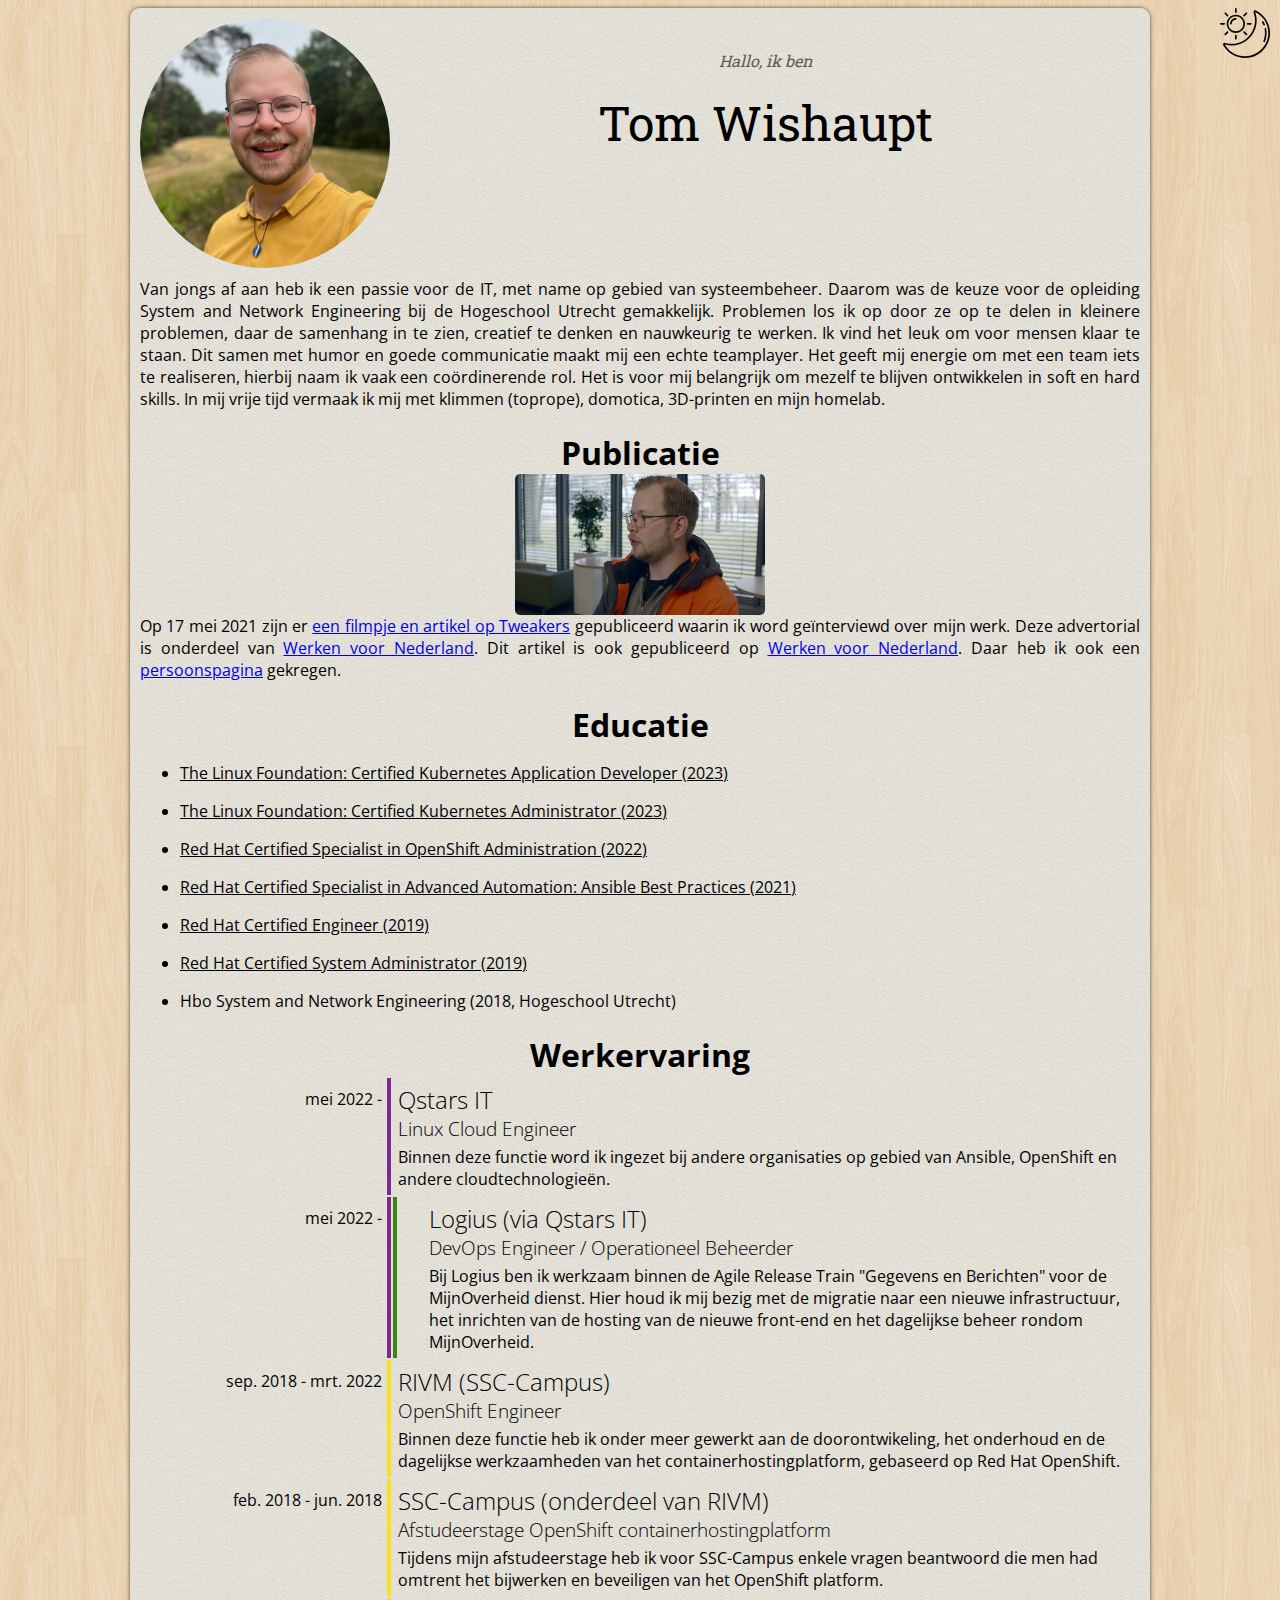
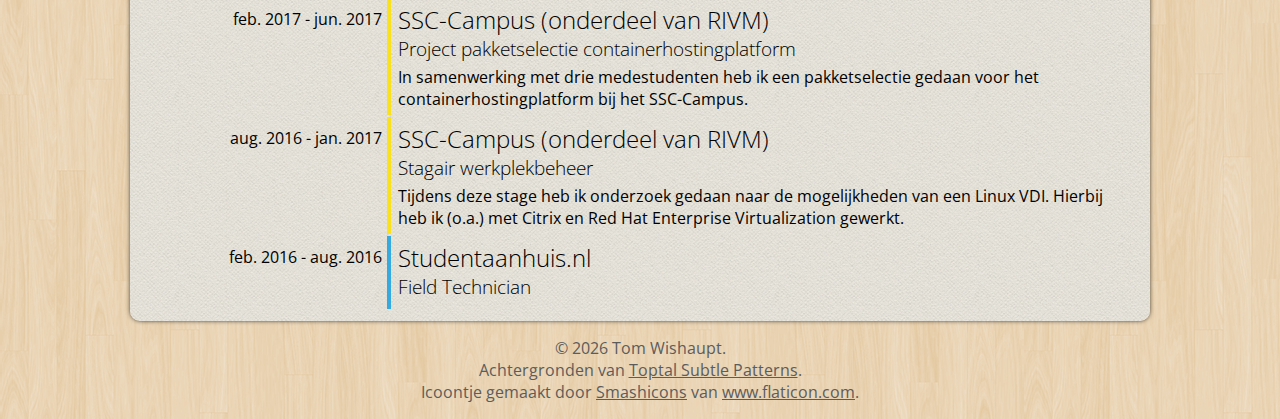
<file: index.html>
<!DOCTYPE html>
<html lang="nl">
    <head>
        <!--

            H H EEE Y Y !
            HHH E    Y  !
            H H EEE  Y  .

            If you're reading this, please keep in mind that I'm a sysadmin. Not a webdeveloper. :)

        -->
        <title>Tom Wishaupt</title>
        <link rel="stylesheet" href="style.css">
        <link rel="stylesheet" type="text/css" href="src/clippy.css" media="all">
        <meta name="viewport" content="width=device-width, initial-scale=1">
        <meta name="theme-color" content="#006aff"/>
        <meta charset="UTF-8">
        <!-- Global site tag (gtag.js) - Google Analytics -->
        <script async src="https://www.googletagmanager.com/gtag/js?id=G-2R6GH9DN90"></script>
        <script>
          window.dataLayer = window.dataLayer || [];
          function gtag(){dataLayer.push(arguments);}
          gtag('js', new Date());

          gtag('config', 'G-2R6GH9DN90');
        </script>
        <script>
            console.log("Hi there! Nothing to see here, aside from my probably ugly code.");
            var darkMode = false;
            function toggleDarkMode() {
                if ( darkMode == false ) {
                    document.documentElement.style.setProperty("--main-text-color", "#FFFFFF");
                    document.documentElement.style.setProperty("background-image", "url('background-dark-wood.png')");
                    document.getElementById('container').style.setProperty("background-image", "url('background-dark-denim.png')");
                    document.getElementById('darktoggle').style.setProperty("filter", "invert(100%)");
                    darkMode = true;
                }
                else {
                    document.documentElement.style.setProperty("--main-text-color", "#000000");
                    document.documentElement.style.setProperty("background-image", "url('background-wood.png')");
                    document.getElementById('container').style.setProperty("background-image", "url('background-paper.png')");
                    document.getElementById('darktoggle').style.setProperty("filter", "invert(0%)");
                    darkMode = false;
                }
            }
        </script>
        <!-- Matomo -->
        <script>
          var _paq = window._paq = window._paq || [];
          /* tracker methods like "setCustomDimension" should be called before "trackPageView" */
          _paq.push(['trackPageView']);
          _paq.push(['enableLinkTracking']);
          (function() {
            var u="//matomo.tomwishaupt.nl/";
            _paq.push(['setTrackerUrl', u+'matomo.php']);
            _paq.push(['setSiteId', '1']);
            var d=document, g=d.createElement('script'), s=d.getElementsByTagName('script')[0];
            g.async=true; g.src=u+'matomo.js'; s.parentNode.insertBefore(g,s);
          })();
        </script>
        <!-- End Matomo Code -->
    </head>
    <body>
        <img class="button" src="day-and-night.svg" id="darktoggle" alt="Toggle dark mode" onclick="toggleDarkMode()">
        <div id="container">
            <header>
                <img src="profile.jpg" alt="Foto van mij.">
                <div class="name">
                    <p>Hallo, ik ben</p>
                    <h1>Tom Wishaupt</h1>
                </div>
            </header>
            <main>
                <section>
                    Van jongs af aan heb ik een passie voor de IT, met name op gebied van systeembeheer. Daarom was de keuze voor de opleiding System and Network Engineering bij de Hogeschool Utrecht gemakkelijk. Problemen los ik op door ze op te delen in kleinere problemen, daar de samenhang in te zien, creatief te denken en nauwkeurig te werken. Ik vind het leuk om voor mensen klaar te staan. Dit samen met humor en goede communicatie maakt mij een echte teamplayer. Het geeft mij energie om met een team iets te realiseren, hierbij naam ik vaak een coördinerende rol. Het is voor mij belangrijk om mezelf te blijven ontwikkelen in soft en hard skills. In mij vrije tijd vermaak ik mij met klimmen (toprope), domotica, 3D-printen en mijn homelab.
                </section>
                <h1>Publicatie</h1>
                <a href="https://www.youtube.com/watch?v=I8Ht_0zJtnY"><img style="width: 25%; border-radius: 5px; margin: auto; display: block;" src="tweakers-video.png" alt="Een beeld uit de video waar ik op sta."></a>
                <section>
                    Op 17 mei 2021 zijn er <a href="https://tweakers.net/plan/3104/werken-bij-het-rivm-coronacrisis-zorgt-voor-technologische-vernieuwing.html">een filmpje en artikel op Tweakers</a> gepubliceerd waarin ik word geïnterviewd over mijn werk. Deze advertorial is onderdeel van <a href="https://www.werkenvoornederland.nl">Werken voor Nederland</a>. Dit artikel is ook gepubliceerd op <a href="https://www.werkenvoornederland.nl/organisaties/ministerie-van-volksgezondheid-welzijn-en-sport/rijksinstituut-voor-volksgezondheid-en-milieu/coronacrisis-zorgt-voor-technologische-vernieuwing">Werken voor Nederland</a>. Daar heb ik ook een <a href="https://www.werkenvoornederland.nl/over-de-rijksoverheid/ik-werk-voor-nederland/tom-rivm">persoonspagina</a> gekregen.
                </section>
                <h1>Educatie</h1>
                <ul>
                    <li><a href="https://www.credly.com/badges/ad3a87cb-2129-408b-a668-006cf92a14ff/public_url">The Linux Foundation: Certified Kubernetes Application Developer (2023)</a></li>
                    <li><a href="https://www.credly.com/badges/c415ab57-c042-4f30-8243-8e1e62cdb865/public_url">The Linux Foundation: Certified Kubernetes Administrator (2023)</a></li>
                    <li><a href="https://www.credly.com/badges/da8191db-34bf-47b2-afb8-2538bc344276/public_url">Red Hat Certified Specialist in OpenShift Administration (2022)</a></li>
                    <li><a href="https://www.credly.com/badges/d1e2462f-79c5-41ad-b051-df23eddf24c7/public_url">Red Hat Certified Specialist in Advanced Automation: Ansible Best Practices (2021)</a></li>
                    <li><a href="https://www.credly.com/badges/779767de-0329-4a32-82d3-312c1dbb51e2/public_url">Red Hat Certified Engineer (2019)</a></li>
                    <li><a href="https://www.credly.com/badges/eaf1dbab-dafb-4d3d-84d3-a6e65929f16e/public_url">Red Hat Certified System Administrator (2019)</a></li>
                    <li>Hbo System and Network Engineering (2018, Hogeschool Utrecht)</li>
                </ul>
                <h1>Werkervaring</h1>
                <table>
                    <tr>
                        <td class="date-column" style="border-right-color: #7c2a8f;">mei 2022 - </td>
                        <td>
                            <h2>Qstars IT</h2>
                            <h3>Linux Cloud Engineer</h3>
                            Binnen deze functie word ik ingezet bij andere organisaties op gebied van Ansible, OpenShift en andere cloudtechnologieën.
                        </td>
                    </tr>
                    <tr>
                        <td class="date-column" style="border-right-color: #7c2a8f;">mei 2022 - </td>
                        <td class="sub-item" style="border-left: 4px solid #39870c;">
                            <h2>Logius (via Qstars IT)</h2>
                            <h3>DevOps Engineer / Operationeel Beheerder</h3>
                            Bij Logius ben ik werkzaam binnen de Agile Release Train "Gegevens en Berichten" voor de MijnOverheid dienst. Hier houd ik mij bezig met de migratie naar een nieuwe infrastructuur, het inrichten van de hosting van de nieuwe front-end en het dagelijkse beheer rondom MijnOverheid.
                        </td>
                    </tr>
                    <tr>
                        <td class="date-column" style="border-right-color: #f9e11e;">sep. 2018 - mrt. 2022</td>
                        <td>
                            <h2>RIVM (SSC-Campus)</h2>
                            <h3>OpenShift Engineer</h3>
                            Binnen deze functie heb ik onder meer gewerkt aan de doorontwikeling, het onderhoud en de dagelijkse werkzaamheden van het containerhostingplatform, gebaseerd op Red Hat OpenShift.
                        </td>
                    </tr>
                    <tr>
                        <td class="date-column" style="border-right-color: #f9e11e;">feb. 2018 - jun. 2018</td>
                        <td>
                            <h2>SSC-Campus (onderdeel van RIVM)</h2>
                            <h3>Afstudeerstage OpenShift containerhostingplatform</h3>
                            Tijdens mijn afstudeerstage heb ik voor SSC-Campus enkele vragen beantwoord die men had omtrent het bijwerken en beveiligen van het OpenShift platform.
                        </td>
                    </tr>
                    <tr>
                        <td class="date-column" style="border-right-color: #f9e11e;">feb. 2017 - jun. 2017</td>
                        <td>
                            <h2>SSC-Campus (onderdeel van RIVM)</h2>
                            <h3>Project pakketselectie containerhostingplatform</h3>
                            In samenwerking met drie medestudenten heb ik een pakketselectie gedaan voor het containerhostingplatform bij het SSC-Campus.
                        </td>
                    </tr>
                    <tr>
                        <td class="date-column" style="border-right-color: #f9e11e;">aug. 2016 - jan. 2017</td>
                        <td>
                            <h2>SSC-Campus (onderdeel van RIVM)</h2>
                            <h3>Stagair werkplekbeheer</h3>
                            Tijdens deze stage heb ik onderzoek gedaan naar de mogelijkheden van een Linux VDI. Hierbij heb ik (o.a.) met Citrix en Red Hat Enterprise Virtualization gewerkt.
                        </td>
                    </tr>
                    <tr>
                        <td class="date-column" style="border-right-color: #34AAE1">feb. 2016 - aug. 2016</td>
                        <td>
                            <h2>Studentaanhuis.nl</h2>
                            <h3>Field Technician</h3>
                        </td>
                    </tr>
                </table>
            </main>
        </div>
        <footer>
            <p>&#169;&nbsp;<span id="year"></span>&nbsp;Tom Wishaupt.<br>Achtergronden van <a href="https://www.toptal.com/designers/subtlepatterns">Toptal Subtle Patterns</a>.<br>Icoontje gemaakt door <a href="https://www.flaticon.com/authors/smashicons" title="Smashicons">Smashicons</a> van <a href="https://www.flaticon.com/" title="Flaticon">www.flaticon.com</a>.</p>
        </footer>
        <script>
            document.getElementById("year").innerHTML = new Date().getFullYear();
        </script>
        <!-- jQuery 1.7+ -->
        <script src="src/jquery-3.6.0.min.js"></script>

        <!-- Clippy.js -->
        <script src="build/clippy.min.js"></script>

        <!-- Init script -->
        <script type="text/javascript">
            clippy.load('Clippy', function(agent){
                // do anything with the loaded agent
                agent.show();
                agent.speak("Welkom! Tom is niet op zoek naar een andere baan, bedankt voor je interesse!");
            });
        </script>
        <script>
            if (window.matchMedia && window.matchMedia('(prefers-color-scheme: dark)').matches) {
                toggleDarkMode();
            }
        </script>
    </body>
</html>
</file>
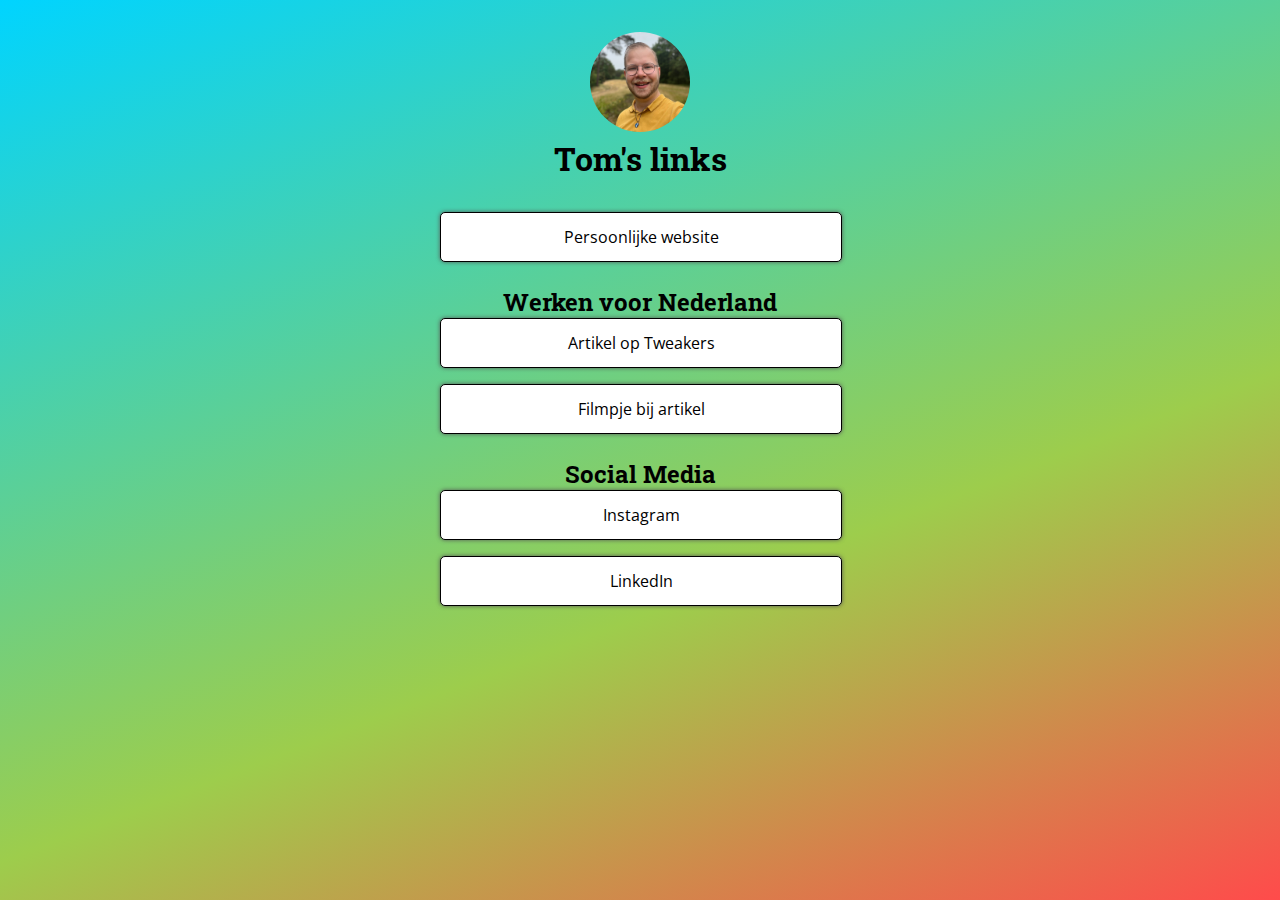
<file: l/index.html>
<!DOCTYPE html>
<html lang="nl">
    <head>
        <title>Tom Wishaupt's links!</title>
        <link rel="stylesheet" href="style.css">
        <meta name="viewport" content="width=device-width, initial-scale=1">
        <meta charset="UTF-8">
        <script async src="https://www.googletagmanager.com/gtag/js?id=G-2R6GH9DN90"></script>
        <script>
          window.dataLayer = window.dataLayer || [];
          function gtag(){dataLayer.push(arguments);}
          gtag('js', new Date());

          gtag('config', 'G-2R6GH9DN90');
        </script>
        <body>
            <header>
                <img src="../profile.jpg" alt="Foto van Tom.">
                <h1>Tom's links</h1>
            </header>
            <main>
                <a href="https://tomwishaupt.nl">Persoonlijke website</a>
                <h2>Werken voor Nederland</h2>
                <a href="https://tweakers.net/plan/3104/werken-bij-het-rivm-coronacrisis-zorgt-voor-technologische-vernieuwing.html">Artikel op Tweakers</a>
                <a href="https://www.youtube.com/watch?v=I8Ht_0zJtnY">Filmpje bij artikel</a>
                <h2>Social Media</h2>
                <a href="https://instagram.com/tomwis97">Instagram</a>
                <a href="https://www.linkedin.com/in/tom-wishaupt-52b554104/">LinkedIn</a>
            </main>
        </body>
</html>
</file>
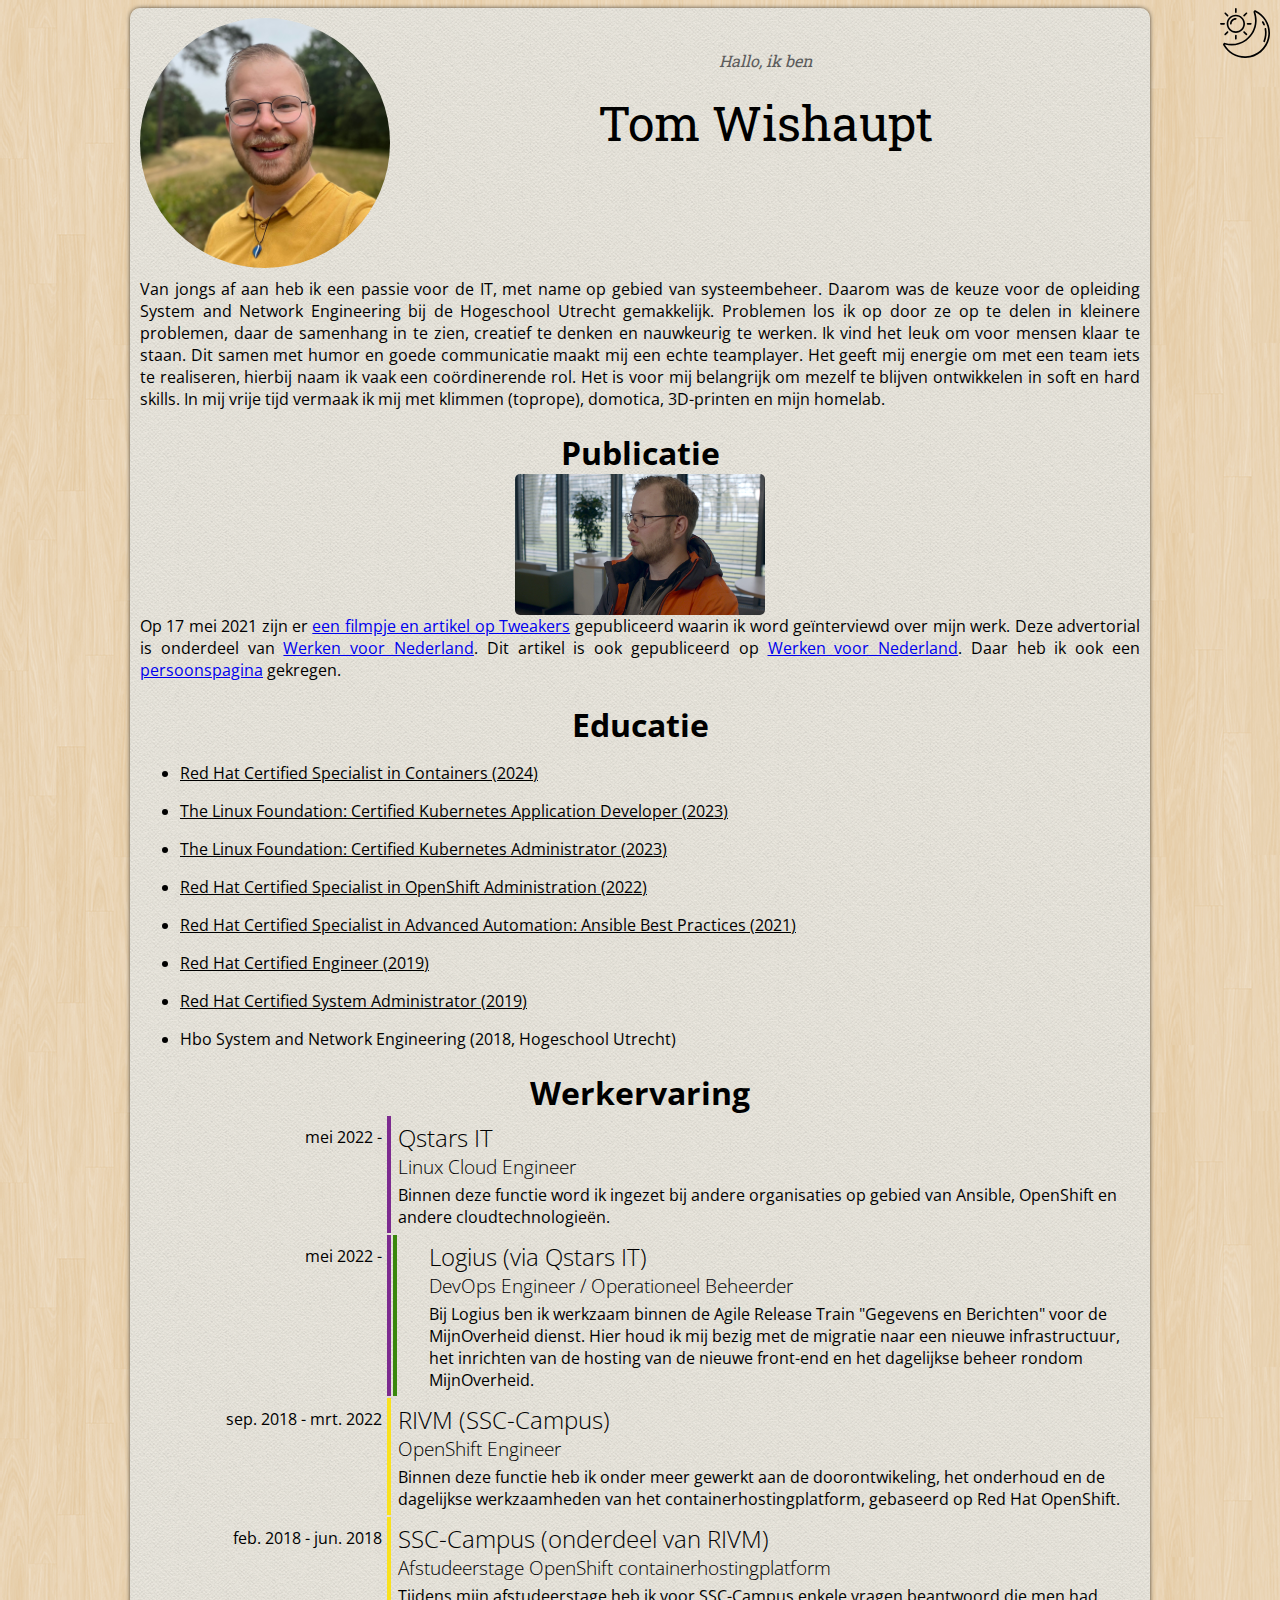
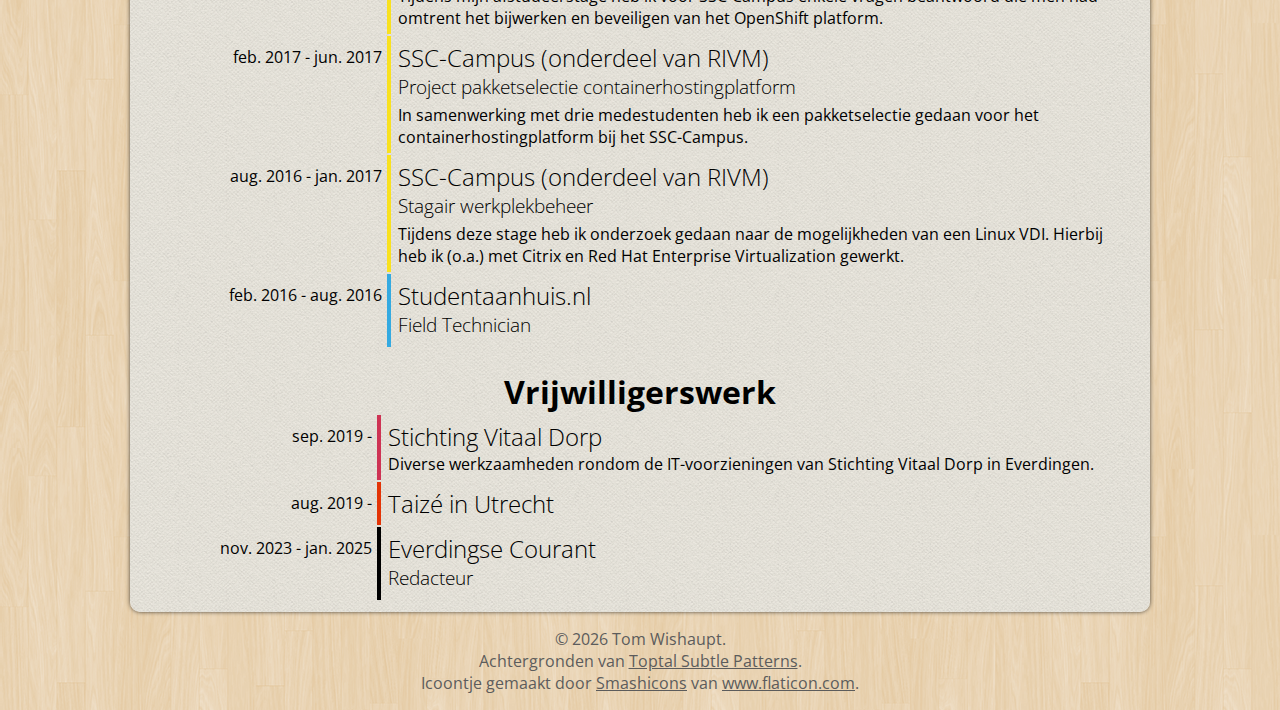
<file: web/index.html>
<!DOCTYPE html>
<html lang="nl">
    <head>
        <!--

            H H EEE Y Y !
            HHH E    Y  !
            H H EEE  Y  .

            If you're reading this, please keep in mind that I'm a sysadmin. Not a webdeveloper. :)

        -->
        <title>Tom Wishaupt</title>
        <link rel="stylesheet" href="style.css">
        <link rel="stylesheet" type="text/css" href="src/clippy.css" media="all">
        <meta name="viewport" content="width=device-width, initial-scale=1">
        <meta name="theme-color" content="#006aff"/>
        <meta charset="UTF-8">
        <!-- Global site tag (gtag.js) - Google Analytics -->
        <script async src="https://www.googletagmanager.com/gtag/js?id=G-2R6GH9DN90"></script>
        <script>
          window.dataLayer = window.dataLayer || [];
          function gtag(){dataLayer.push(arguments);}
          gtag('js', new Date());

          gtag('config', 'G-2R6GH9DN90');
        </script>
        <script>
            console.log("Hi there! Nothing to see here, aside from my probably ugly code.");
            var darkMode = false;
            function toggleDarkMode() {
                if ( darkMode == false ) {
                    document.documentElement.style.setProperty("--main-text-color", "#FFFFFF");
                    document.documentElement.style.setProperty("background-image", "url('background-dark-wood.png')");
                    document.getElementById('container').style.setProperty("background-image", "url('background-dark-denim.png')");
                    document.getElementById('darktoggle').style.setProperty("filter", "invert(100%)");
                    darkMode = true;
                }
                else {
                    document.documentElement.style.setProperty("--main-text-color", "#000000");
                    document.documentElement.style.setProperty("background-image", "url('background-wood.png')");
                    document.getElementById('container').style.setProperty("background-image", "url('background-paper.png')");
                    document.getElementById('darktoggle').style.setProperty("filter", "invert(0%)");
                    darkMode = false;
                }
            }
        </script>
        <!-- Matomo -->
        <script>
          var _paq = window._paq = window._paq || [];
          /* tracker methods like "setCustomDimension" should be called before "trackPageView" */
          _paq.push(['trackPageView']);
          _paq.push(['enableLinkTracking']);
          (function() {
            var u="//matomo.tomwishaupt.nl/";
            _paq.push(['setTrackerUrl', u+'matomo.php']);
            _paq.push(['setSiteId', '1']);
            var d=document, g=d.createElement('script'), s=d.getElementsByTagName('script')[0];
            g.async=true; g.src=u+'matomo.js'; s.parentNode.insertBefore(g,s);
          })();
        </script>
        <!-- End Matomo Code -->
    </head>
    <body>
        <img class="button" src="day-and-night.svg" id="darktoggle" alt="Toggle dark mode" onclick="toggleDarkMode()">
        <div id="container">
            <header>
                <img src="profile.jpg" alt="Foto van mij.">
                <div class="name">
                    <p>Hallo, ik ben</p>
                    <h1>Tom Wishaupt</h1>
                </div>
            </header>
            <main>
                <section>
                    Van jongs af aan heb ik een passie voor de IT, met name op gebied van systeembeheer. Daarom was de keuze voor de opleiding System and Network Engineering bij de Hogeschool Utrecht gemakkelijk. Problemen los ik op door ze op te delen in kleinere problemen, daar de samenhang in te zien, creatief te denken en nauwkeurig te werken. Ik vind het leuk om voor mensen klaar te staan. Dit samen met humor en goede communicatie maakt mij een echte teamplayer. Het geeft mij energie om met een team iets te realiseren, hierbij naam ik vaak een coördinerende rol. Het is voor mij belangrijk om mezelf te blijven ontwikkelen in soft en hard skills. In mij vrije tijd vermaak ik mij met klimmen (toprope), domotica, 3D-printen en mijn homelab.
                </section>
                <h1>Publicatie</h1>
                <a href="https://www.youtube.com/watch?v=I8Ht_0zJtnY"><img style="width: 25%; border-radius: 5px; margin: auto; display: block;" src="tweakers-video.png" alt="Een beeld uit de video waar ik op sta."></a>
                <section>
                    Op 17 mei 2021 zijn er <a href="https://tweakers.net/plan/3104/werken-bij-het-rivm-coronacrisis-zorgt-voor-technologische-vernieuwing.html">een filmpje en artikel op Tweakers</a> gepubliceerd waarin ik word geïnterviewd over mijn werk. Deze advertorial is onderdeel van <a href="https://www.werkenvoornederland.nl">Werken voor Nederland</a>. Dit artikel is ook gepubliceerd op <a href="https://www.werkenvoornederland.nl/organisaties/ministerie-van-volksgezondheid-welzijn-en-sport/rijksinstituut-voor-volksgezondheid-en-milieu/coronacrisis-zorgt-voor-technologische-vernieuwing">Werken voor Nederland</a>. Daar heb ik ook een <a href="https://www.werkenvoornederland.nl/over-de-rijksoverheid/ik-werk-voor-nederland/tom-rivm">persoonspagina</a> gekregen.
                </section>
                <h1>Educatie</h1>
                <ul>
                    <li><a href="https://www.credly.com/badges/7f12daf9-e14e-4572-b290-35720a09222e/public_url">Red Hat Certified Specialist in Containers (2024)</a></li>
                    <li><a href="https://www.credly.com/badges/ad3a87cb-2129-408b-a668-006cf92a14ff/public_url">The Linux Foundation: Certified Kubernetes Application Developer (2023)</a></li>
                    <li><a href="https://www.credly.com/badges/c415ab57-c042-4f30-8243-8e1e62cdb865/public_url">The Linux Foundation: Certified Kubernetes Administrator (2023)</a></li>
                    <li><a href="https://www.credly.com/badges/da8191db-34bf-47b2-afb8-2538bc344276/public_url">Red Hat Certified Specialist in OpenShift Administration (2022)</a></li>
                    <li><a href="https://www.credly.com/badges/d1e2462f-79c5-41ad-b051-df23eddf24c7/public_url">Red Hat Certified Specialist in Advanced Automation: Ansible Best Practices (2021)</a></li>
                    <li><a href="https://www.credly.com/badges/779767de-0329-4a32-82d3-312c1dbb51e2/public_url">Red Hat Certified Engineer (2019)</a></li>
                    <li><a href="https://www.credly.com/badges/eaf1dbab-dafb-4d3d-84d3-a6e65929f16e/public_url">Red Hat Certified System Administrator (2019)</a></li>
                    <li>Hbo System and Network Engineering (2018, Hogeschool Utrecht)</li>
                </ul>
                <h1>Werkervaring</h1>
                <table>
                    <tr>
                        <td class="date-column" style="border-right-color: #7c2a8f;">mei 2022 - </td>
                        <td>
                            <h2>Qstars IT</h2>
                            <h3>Linux Cloud Engineer</h3>
                            Binnen deze functie word ik ingezet bij andere organisaties op gebied van Ansible, OpenShift en andere cloudtechnologieën.
                        </td>
                    </tr>
                    <tr>
                        <td class="date-column" style="border-right-color: #7c2a8f;">mei 2022 - </td>
                        <td class="sub-item" style="border-left: 4px solid #39870c;">
                            <h2>Logius (via Qstars IT)</h2>
                            <h3>DevOps Engineer / Operationeel Beheerder</h3>
                            Bij Logius ben ik werkzaam binnen de Agile Release Train "Gegevens en Berichten" voor de MijnOverheid dienst. Hier houd ik mij bezig met de migratie naar een nieuwe infrastructuur, het inrichten van de hosting van de nieuwe front-end en het dagelijkse beheer rondom MijnOverheid.
                        </td>
                    </tr>
                    <tr>
                        <td class="date-column" style="border-right-color: #f9e11e;">sep. 2018 - mrt. 2022</td>
                        <td>
                            <h2>RIVM (SSC-Campus)</h2>
                            <h3>OpenShift Engineer</h3>
                            Binnen deze functie heb ik onder meer gewerkt aan de doorontwikeling, het onderhoud en de dagelijkse werkzaamheden van het containerhostingplatform, gebaseerd op Red Hat OpenShift.
                        </td>
                    </tr>
                    <tr>
                        <td class="date-column" style="border-right-color: #f9e11e;">feb. 2018 - jun. 2018</td>
                        <td>
                            <h2>SSC-Campus (onderdeel van RIVM)</h2>
                            <h3>Afstudeerstage OpenShift containerhostingplatform</h3>
                            Tijdens mijn afstudeerstage heb ik voor SSC-Campus enkele vragen beantwoord die men had omtrent het bijwerken en beveiligen van het OpenShift platform.
                        </td>
                    </tr>
                    <tr>
                        <td class="date-column" style="border-right-color: #f9e11e;">feb. 2017 - jun. 2017</td>
                        <td>
                            <h2>SSC-Campus (onderdeel van RIVM)</h2>
                            <h3>Project pakketselectie containerhostingplatform</h3>
                            In samenwerking met drie medestudenten heb ik een pakketselectie gedaan voor het containerhostingplatform bij het SSC-Campus.
                        </td>
                    </tr>
                    <tr>
                        <td class="date-column" style="border-right-color: #f9e11e;">aug. 2016 - jan. 2017</td>
                        <td>
                            <h2>SSC-Campus (onderdeel van RIVM)</h2>
                            <h3>Stagair werkplekbeheer</h3>
                            Tijdens deze stage heb ik onderzoek gedaan naar de mogelijkheden van een Linux VDI. Hierbij heb ik (o.a.) met Citrix en Red Hat Enterprise Virtualization gewerkt.
                        </td>
                    </tr>
                    <tr>
                        <td class="date-column" style="border-right-color: #34AAE1">feb. 2016 - aug. 2016</td>
                        <td>
                            <h2>Studentaanhuis.nl</h2>
                            <h3>Field Technician</h3>
                        </td>
                    </tr>
                </table>
                <h1>Vrijwilligerswerk</h1>
                <table>
                    <tr>
                        <td class="date-column" style="border-right-color: #ce3354;">sep. 2019 - </td>
                        <td>
                            <h2>Stichting Vitaal Dorp</h2>
                            Diverse werkzaamheden rondom de IT-voorzieningen van Stichting Vitaal Dorp in Everdingen.
                        </td>
                    </tr>
                    <tr>
                        <td class="date-column" style="border-right-color: #e33406;">aug. 2019 - </td>
                        <td>
                            <h2>Taizé in Utrecht</h2>
                        </td>
                    </tr>
                    <tr>
                        <td class="date-column" style="border-right-color: #000000;">nov. 2023 - jan. 2025</td>
                        <td>
                            <h2>Everdingse Courant</h2>
                            <h3>Redacteur</h3>
                        </td>
                    </tr>
                </table>
            </main>
        </div>
        <footer>
            <p>&#169;&nbsp;<span id="year"></span>&nbsp;Tom Wishaupt.<br>Achtergronden van <a href="https://www.toptal.com/designers/subtlepatterns">Toptal Subtle Patterns</a>.<br>Icoontje gemaakt door <a href="https://www.flaticon.com/authors/smashicons" title="Smashicons">Smashicons</a> van <a href="https://www.flaticon.com/" title="Flaticon">www.flaticon.com</a>.</p>
        </footer>
        <script>
            document.getElementById("year").innerHTML = new Date().getFullYear();
        </script>
        <!-- jQuery 1.7+ -->
        <script src="src/jquery-3.6.0.min.js"></script>

        <!-- Clippy.js -->
        <script src="build/clippy.min.js"></script>

        <!-- Init script -->
        <script type="text/javascript">
            clippy.load('Clippy', function(agent){
                // do anything with the loaded agent
                agent.show();
                agent.speak("Welkom! Tom is niet op zoek naar een andere baan, bedankt voor je interesse!");
            });
        </script>
        <script>
            if (window.matchMedia && window.matchMedia('(prefers-color-scheme: dark)').matches) {
                toggleDarkMode();
            }
        </script>
    </body>
</html>
</file>
<file: style.css>
/* Keep in mind that I'm a sysadmin, not a web designer. */

@import url('https://fonts.googleapis.com/css2?family=Open+Sans:ital,wght@0,300;0,400;0,600;0,700;1,300;1,400&&family=Roboto+Slab:wght@300&display=swap');

@media only screen and (max-width: 600px) {
        /* I'm so sorry for !important. */
    #container {
        max-width: unset !important;
        min-width: unset !important;
        width: auto !important;
        margin: 0 !important;
        overflow: hidden;
    }

    header img {
        display: block !important;
        width: auto !important;
        float: unset !important;
        height: 10em !important;
        margin: auto;
    }

    .name {
        float: unset !important;
        width: 100% !important;
    }

}

:root {
    --main-text-color: #000000;
    --subtle-text-color: #5c5c5c;
}

html {
    font-family: 'Open Sans', sans-serif;
    background-image: url("background-wood.png");
    color: var(--main-text-color);
    scroll-behavior: smooth;
}

.button {
    width: 50px;
    position: fixed;
    float: right;
    right: 10px;
    cursor: pointer;
}

#container {
    width: 90%;
    max-width: 1000px;
    min-width: 600px;
    margin: auto;
    background-image: url("background-paper.png");
    padding: 10px;
    border-radius: 10px;
    box-shadow: 0px 0px 5px -1px; /* h-offset v-offset blur spread color inset */
}

header {
    font-family: 'Roboto Slab', serif;
    overflow: auto;
    margin-bottom: 10px;
}

header img {
    border-radius: 50%;
    width: 25%;
    float: left;
}

.name {
    float: left;
    height: 100%;
    width: 75%;
    text-align: center;
    margin-top: 2em;
}

.name p {
    font-style: italic;
    margin: 0;
    color: var(--subtle-text-color);
}

.name h1 {
    margin: 0;
    margin-top: 20px;
    font-weight: normal;
    font-size: 3em;
}

main h1 {
    text-align: center;
    margin-bottom: 0;
}

main section {
    text-align: justify;
}

li {
    margin: 1em 0px;
}

li a {
    color: var(--main-text-color);
}

.date-column {
    width: 25%;
    text-align: right;
    vertical-align: top;
    padding-top: 10px;
    border-right-style: solid;
    border-right-width: 4px;
    border-right-color: #FF000000;
}

.sub-item {
    border-left-style: solid;
    border-left-width: 4px;
    padding-left: 2em;
}

main table td {
    padding: 5px;
}

main table tr {
    margin-bottom: 20px;
}

main table h2 {
    /* Bedrijfsnaam */
    margin: 0;
    font-weight: 300;
}

main table h3 {
    /* Functie */
    margin: 0;
    margin-bottom: 5px;
    font-weight: 100;
}

footer {
    text-align: center;
    color: var(--subtle-text-color);
}

footer a {
    color: var(--subtle-text-color);
}
</file>
<file: src/clippy.css>
.clippy, .clippy-balloon {
    position: fixed;
    z-index: 1000;
    cursor: pointer;
}

.clippy-balloon {

    background: #FFC;
    color: black;
    padding: 8px;
    border: 1px solid black;
    border-radius: 5px;

}

.clippy-content {
    max-width: 200px;
    min-width: 120px;
    font-family: "Microsoft Sans", sans-serif;
    font-size: 10pt;
}

.clippy-tip {
    width: 10px;
    height: 16px;
    background: url([data-uri]) no-repeat;
    position: absolute;
}

.clippy-top-left .clippy-tip {
    top: 100%;
    margin-top: 0px;
    left: 100%;
    margin-left: -50px;
}

.clippy-top-right .clippy-tip {
    top: 100%;
    margin-top: 0px;
    left: 0;
    margin-left: 50px;
    background-position: -10px 0;

}

.clippy-bottom-right .clippy-tip {
    top: 0;
    margin-top: -16px;
    left: 0;
    margin-left: 50px;
    background-position: -10px -16px;
}

.clippy-bottom-left .clippy-tip {
    top: 0;
    margin-top: -16px;
    left: 100%;
    margin-left: -50px;
    background-position: 0px -16px;
}
</file>
<file: l/style.css>
@import url('https://fonts.googleapis.com/css2?family=Open+Sans:ital,wght@0,300;0,400;0,600;0,700;1,300;1,400&&family=Roboto+Slab:wght@300&display=swap');

html {
    font-family: 'Open Sans', sans-serif;
    background: rgb(255,75,75);
    background: linear-gradient(339deg, rgba(255,75,75,1) 0%, rgba(157,205,76,1) 38%, rgba(0,212,255,1) 100%);
    height: 100%;
    width: 100%;
}

header img{
    border-radius: 50%;
    width: 25%;
}

header h1 {
    margin: 0;
}

header {
    margin-bottom: 2em;
}

body {
    max-width: 400px;
    width: 100%;
    text-align: center;
    margin: auto;
    margin-top: 1em;
    padding: 1em;
}

h1, h2 {
    font-family: 'Roboto Slab', sans-serif;
}

main h2 {
    margin-top: 1em;
    margin-bottom: 0;
}

main a {
    display: block;
    width: 100%;
    border-radius: 5px;
    border: 1px solid black;
    height: 3em;
    margin-bottom: 1em;
    background-color: #ffffff;
    line-height: 3em;
    box-shadow: 0px 0px 4px #555;
}

a:link, a:visited, a:hover {
    color: black;
    text-decoration: none;
}
</file>
<file: web/style.css>
/* Keep in mind that I'm a sysadmin, not a web designer. */

@import url('https://fonts.googleapis.com/css2?family=Open+Sans:ital,wght@0,300;0,400;0,600;0,700;1,300;1,400&&family=Roboto+Slab:wght@300&display=swap');

@media only screen and (max-width: 600px) {
        /* I'm so sorry for !important. */
    #container {
        max-width: unset !important;
        min-width: unset !important;
        width: auto !important;
        margin: 0 !important;
        overflow: hidden;
    }

    header img {
        display: block !important;
        width: auto !important;
        float: unset !important;
        height: 10em !important;
        margin: auto;
    }

    .name {
        float: unset !important;
        width: 100% !important;
    }

}

:root {
    --main-text-color: #000000;
    --subtle-text-color: #5c5c5c;
}

html {
    font-family: 'Open Sans', sans-serif;
    background-image: url("background-wood.png");
    color: var(--main-text-color);
    scroll-behavior: smooth;
}

.button {
    width: 50px;
    position: fixed;
    float: right;
    right: 10px;
    cursor: pointer;
}

#container {
    width: 90%;
    max-width: 1000px;
    min-width: 600px;
    margin: auto;
    background-image: url("background-paper.png");
    padding: 10px;
    border-radius: 10px;
    box-shadow: 0px 0px 5px -1px; /* h-offset v-offset blur spread color inset */
}

header {
    font-family: 'Roboto Slab', serif;
    overflow: auto;
    margin-bottom: 10px;
}

header img {
    border-radius: 50%;
    width: 25%;
    float: left;
}

.name {
    float: left;
    height: 100%;
    width: 75%;
    text-align: center;
    margin-top: 2em;
}

.name p {
    font-style: italic;
    margin: 0;
    color: var(--subtle-text-color);
}

.name h1 {
    margin: 0;
    margin-top: 20px;
    font-weight: normal;
    font-size: 3em;
}

main h1 {
    text-align: center;
    margin-bottom: 0;
}

main section {
    text-align: justify;
}

li {
    margin: 1em 0px;
}

li a {
    color: var(--main-text-color);
}

.date-column {
    width: 25%;
    text-align: right;
    vertical-align: top;
    padding-top: 10px;
    border-right-style: solid;
    border-right-width: 4px;
    border-right-color: #FF000000;
}

.sub-item {
    border-left-style: solid;
    border-left-width: 4px;
    padding-left: 2em;
}

main table td {
    padding: 5px;
}

main table tr {
    margin-bottom: 20px;
}

main table h2 {
    /* Bedrijfsnaam */
    margin: 0;
    font-weight: 300;
}

main table h3 {
    /* Functie */
    margin: 0;
    margin-bottom: 5px;
    font-weight: 100;
}

footer {
    text-align: center;
    color: var(--subtle-text-color);
}

footer a {
    color: var(--subtle-text-color);
}
</file>
<file: web/src/clippy.css>
.clippy, .clippy-balloon {
    position: fixed;
    z-index: 1000;
    cursor: pointer;
}

.clippy-balloon {

    background: #FFC;
    color: black;
    padding: 8px;
    border: 1px solid black;
    border-radius: 5px;

}

.clippy-content {
    max-width: 200px;
    min-width: 120px;
    font-family: "Microsoft Sans", sans-serif;
    font-size: 10pt;
}

.clippy-tip {
    width: 10px;
    height: 16px;
    background: url([data-uri]) no-repeat;
    position: absolute;
}

.clippy-top-left .clippy-tip {
    top: 100%;
    margin-top: 0px;
    left: 100%;
    margin-left: -50px;
}

.clippy-top-right .clippy-tip {
    top: 100%;
    margin-top: 0px;
    left: 0;
    margin-left: 50px;
    background-position: -10px 0;

}

.clippy-bottom-right .clippy-tip {
    top: 0;
    margin-top: -16px;
    left: 0;
    margin-left: 50px;
    background-position: -10px -16px;
}

.clippy-bottom-left .clippy-tip {
    top: 0;
    margin-top: -16px;
    left: 100%;
    margin-left: -50px;
    background-position: 0px -16px;
}
</file>
